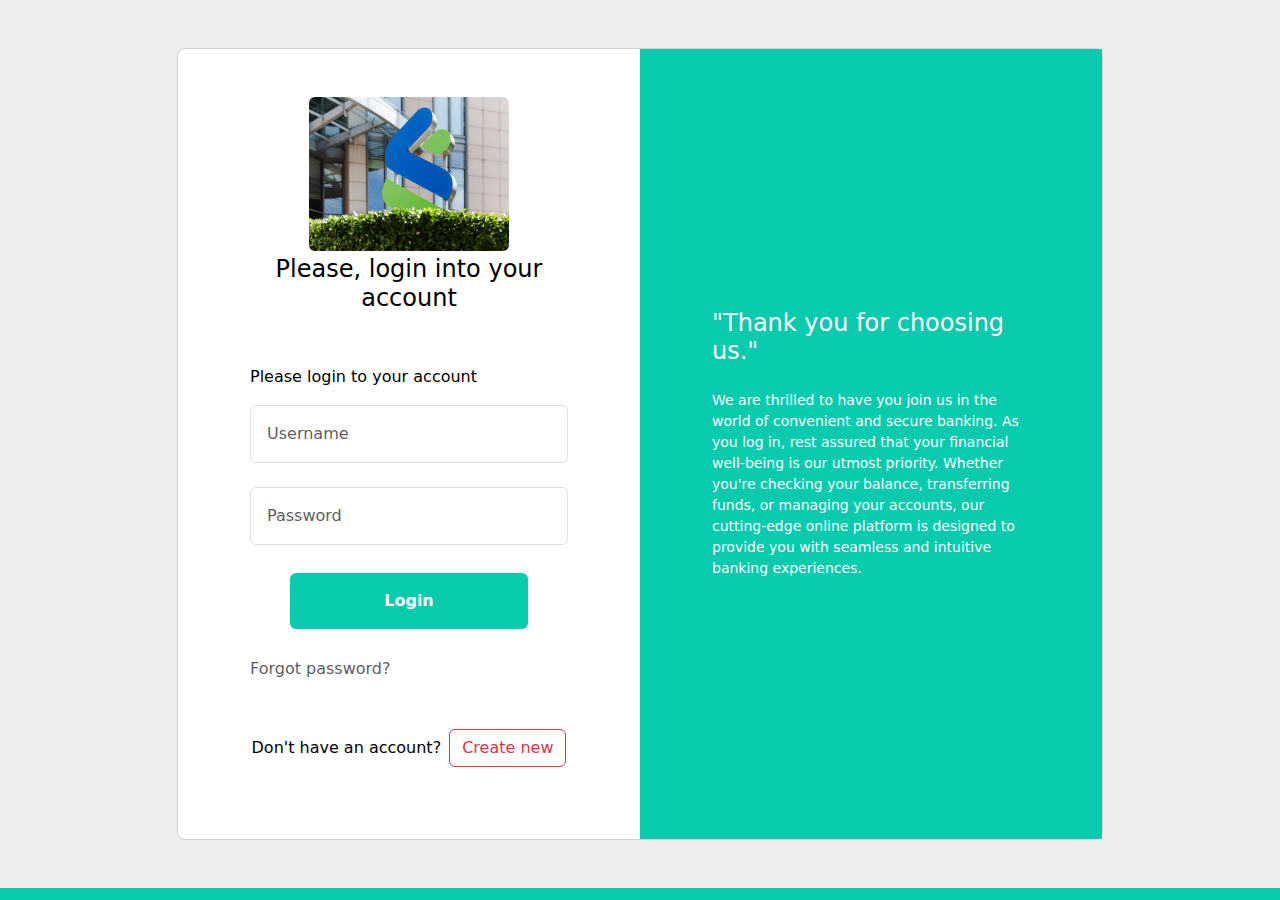
<file: login.html>
<!DOCTYPE html>
<html lang="en">
  <head>
    <meta charset="UTF-8" />
    <meta name="viewport" content="width=device-width, initial-scale=1.0" />
    <title>bank</title>
    <link rel="stylesheet" href="css/bootstrap.min.css" />

    <link rel="stylesheet" href="css/all.min.css" />
    <link rel="stylesheet" href="css/hayat.css" />
    <link rel="preconnect" href="https://fonts.googleapis.com" />
    <link rel="preconnect" href="https://fonts.gstatic.com" crossorigin />
    <link
      href="https://fonts.googleapis.com/css2?family=Dancing+Script:wght@700&display=swap"
      rel="stylesheet"/>
  </head>
    <body>
      
        <section class="h-100">
            <div class="container py-5 h-100">
              <div class="row d-flex justify-content-center align-items-center h-100">
                <div class="col-xl-10">
                  <div class="card rounded-3 text-black">
                    <div class="row g-0">
                      <div class="col-lg-6">
                        <div class="card-body p-md-5 mx-md-4">
          
                          <div class="text-center">
                            <img class="rounded" src="/img//logo.jpg" alt="logo">
                            <h4 class="mt-1 mb-5 pb-1">Please, login into your account</h4>
                          </div>
          
                          <form>
                            <p fs-5>Please login to your account</p>
          
                            <div class="form-outline mb-4">
                              <input type="email" id="form2Example11" class="form-control p-3 " placeholder="Username" />
                    
                            </div>
          
                            <div class="form-outline mb-4">
                              <input type="password"  class="form-control p-3 " placeholder="Password" />
                            </div>
          
                            <div class="text-center pt-1 mb-2 pb-1">
                              <button class="btn  main-btn btn-block mb-3 w-75 p-3 fw-bold" type="button">Login</button>
                             
                              
                            </div>
                            <a class="text-muted text-decoration-none" href="#!">Forgot password?</a>
          
                            <div class="d-flex align-items-center justify-content-center pb-4 mt-5">
                              <p class="mb-0 me-2">Don't have an account?</p>
                              <button type="button" class="btn btn-outline-danger">Create new</button>
                            </div>
          
                          </form>
          
                        </div>
                      </div>
                      <div class="hayat col-lg-6 d-flex align-items-center">
                        <div class="text-white px-3 py-4 p-md-5 mx-md-4">
                          <h4 class="mb-4">"Thank you for choosing us."</h4>
                          <p class="small mb-0">We are thrilled to have you join us in the world of convenient and secure banking. As you log in, rest assured that your financial well-being is our utmost priority. Whether you're checking your balance, transferring funds, or managing your accounts, our cutting-edge online platform is designed to provide you with seamless and intuitive banking experiences.
                            </p>
                        </div>
                      </div>
                    </div>
                  </div>
                </div>
              </div>
            </div>
          </section>
          
        </body>

</html>
</file>
<file: css/hayat.css>
body {
    background-color: rgb(8, 202, 173);
}
section {
    background-color: #eeeeee;
  }
  .card .card-body img {
    width: 200px;
    
  }
  .main-btn {
    background-color:  rgb(8, 202, 173);
    color: white;
    padding: 0.5rem 1rem;
    border: none;
  }
   .hayat {
   background-color:  rgb(8, 202, 173);
  }
</file>
